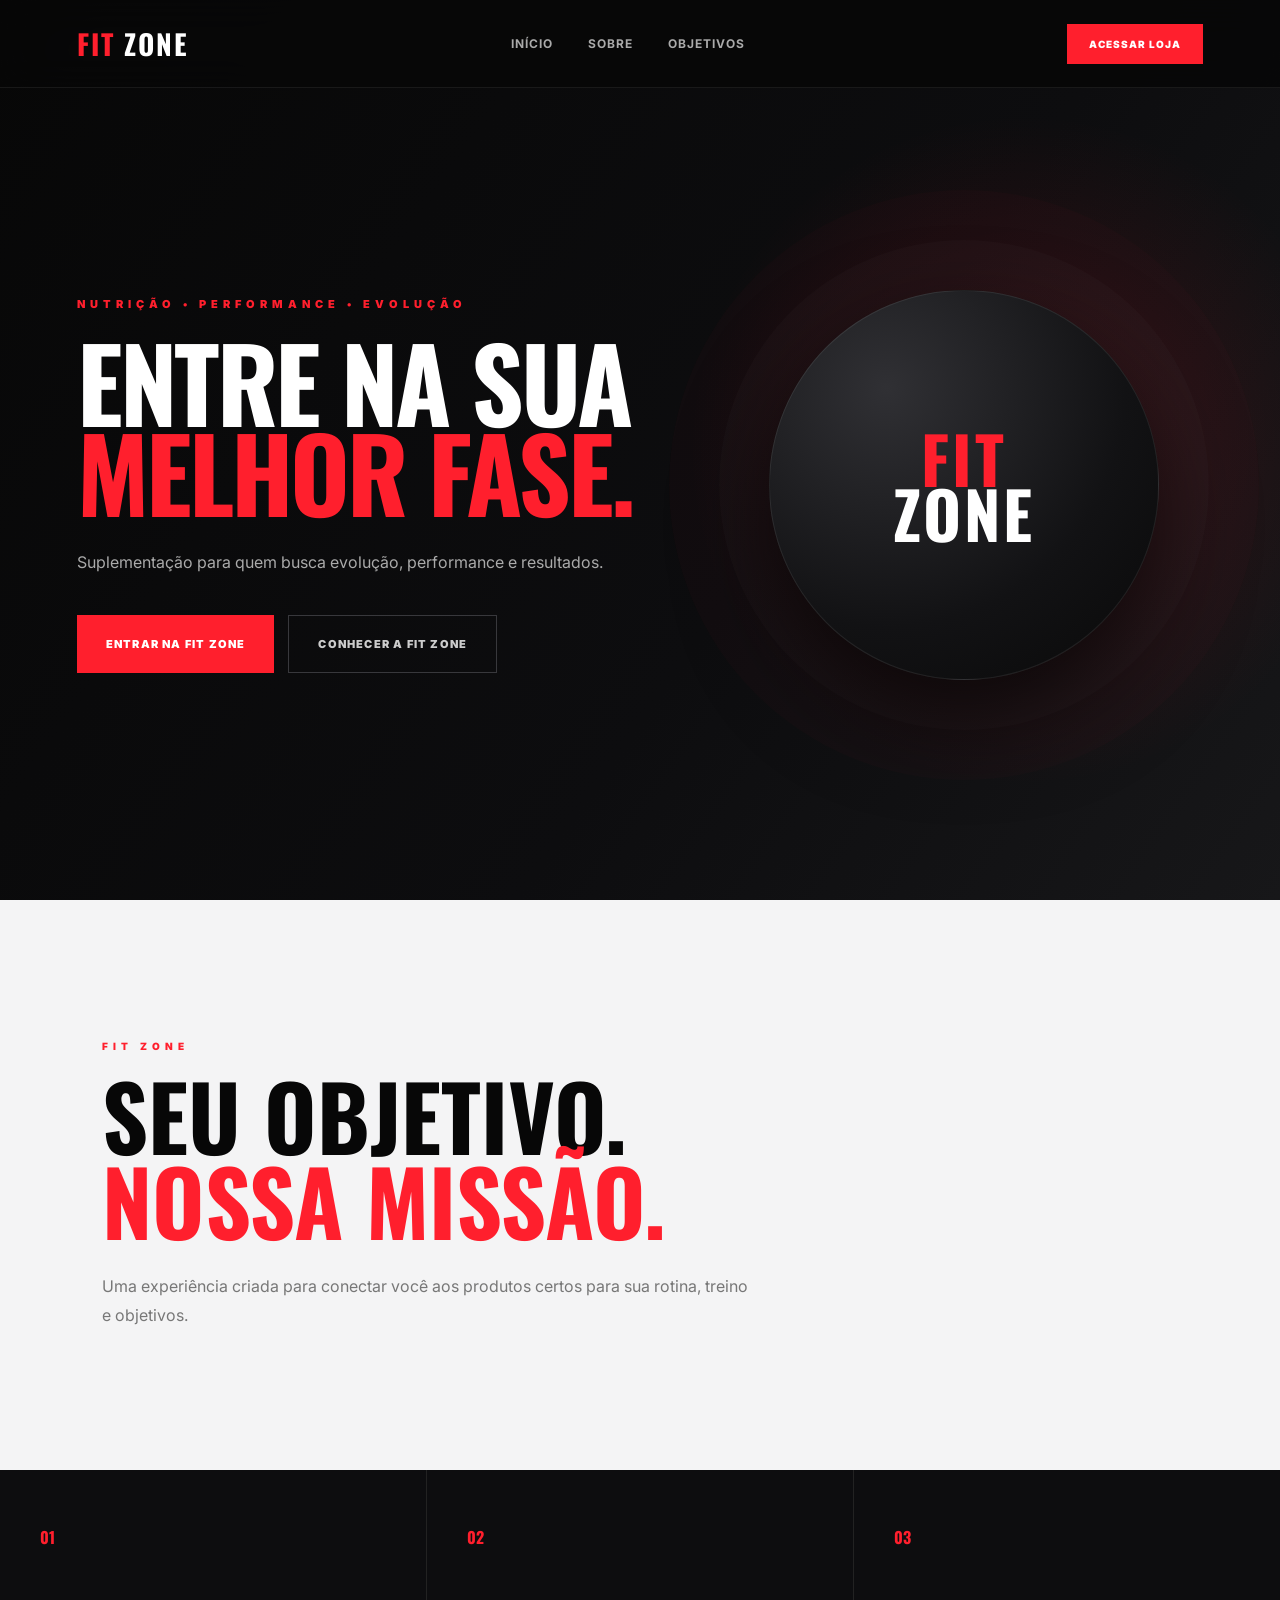
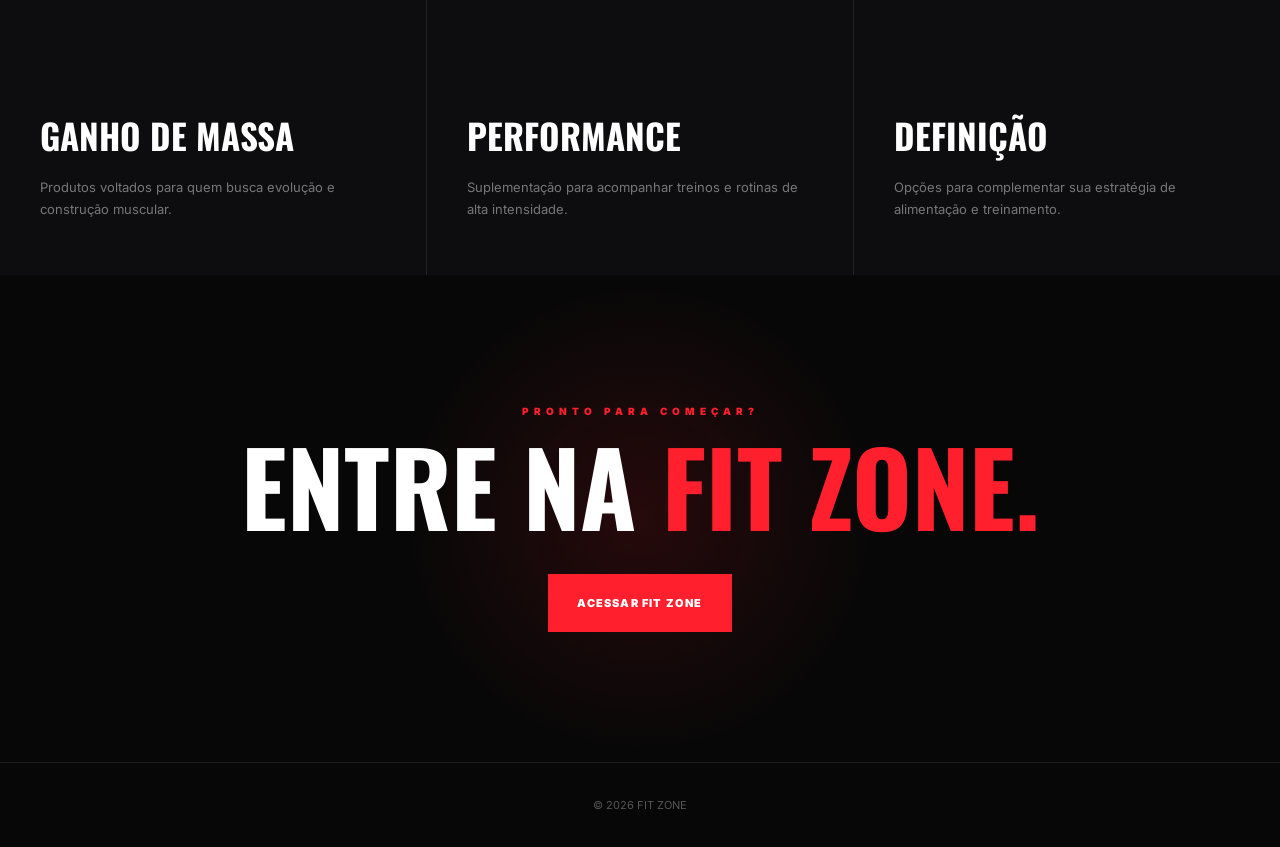
<file: index.html>
<!DOCTYPE html>
<html lang="pt-BR">

<head>
    <meta charset="UTF-8">
    <meta name="viewport" content="width=device-width, initial-scale=1.0">

    <title>FIT ZONE | Performance e Nutrição</title>
<link rel="icon" type="image/png" href="favicon-fit.png">
    <link rel="stylesheet" href="style.css">
</head>

<body>

    <header class="header">

        <a href="#inicio" class="logo">
            <span>FIT</span> ZONE
        </a>

        <nav class="nav">
            <a href="#inicio">Início</a>
            <a href="#sobre">Sobre</a>
            <a href="#objetivos">Objetivos</a>
        </nav>

        <a href="loja/index.html" class="header-button">
            ACESSAR LOJA
        </a>

    </header>


    <main>

        <section class="hero" id="inicio">

            <div class="hero-content">

                <p class="hero-tag">
                    NUTRIÇÃO • PERFORMANCE • EVOLUÇÃO
                </p>

                <h1>
                    ENTRE NA SUA
                    <span>MELHOR FASE.</span>
                </h1>

                <p class="hero-description">
                    Suplementação para quem busca evolução,
                    performance e resultados.
                </p>

                <div class="hero-buttons">

                    <a href="loja/index.html" class="btn-primary">
                        ENTRAR NA FIT ZONE
                    </a>

                    <a href="#sobre" class="btn-secondary">
                        CONHECER A FIT ZONE
                    </a>

                </div>

            </div>


            <div class="hero-visual">

                <div class="hero-circle">
                    <div class="circle-text">
                        <span>FIT</span>
                        ZONE
                    </div>
                </div>

            </div>

        </section>


        <section class="about" id="sobre">

            <p class="section-tag">FIT ZONE</p>

            <h2>
                SEU OBJETIVO.<br>
                <span>NOSSA MISSÃO.</span>
            </h2>

            <p>
                Uma experiência criada para conectar você aos produtos
                certos para sua rotina, treino e objetivos.
            </p>

        </section>


        <section class="goals" id="objetivos">

            <div class="goal-card">
                <span>01</span>
                <h3>GANHO DE MASSA</h3>
                <p>Produtos voltados para quem busca evolução e construção muscular.</p>
            </div>

            <div class="goal-card">
                <span>02</span>
                <h3>PERFORMANCE</h3>
                <p>Suplementação para acompanhar treinos e rotinas de alta intensidade.</p>
            </div>

            <div class="goal-card">
                <span>03</span>
                <h3>DEFINIÇÃO</h3>
                <p>Opções para complementar sua estratégia de alimentação e treinamento.</p>
            </div>

        </section>


        <section class="final-cta">

            <p>PRONTO PARA COMEÇAR?</p>

            <h2>
                ENTRE NA
                <span>FIT ZONE.</span>
            </h2>

            <a href="loja/index.html" class="btn-primary">
                ACESSAR FIT ZONE
            </a>

        </section>

    </main>


    <footer>
        <p>© 2026 FIT ZONE</p>
    </footer>


    <script src="main.js"></script>

</body>

</html>
</file>
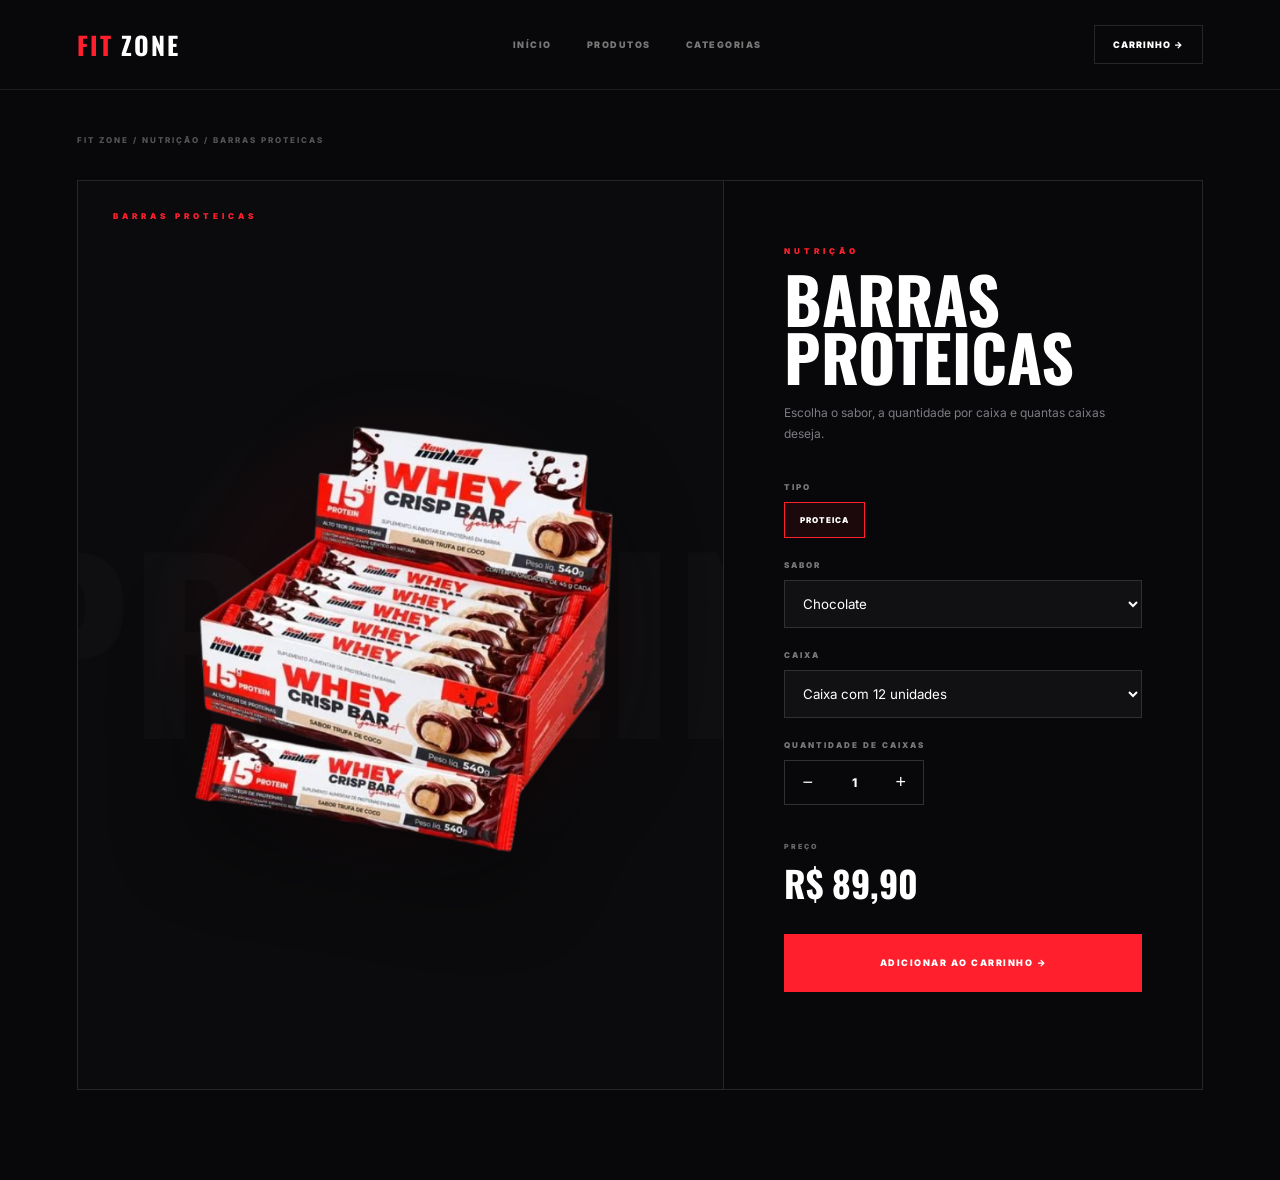
<file: loja/barras.html>
<!DOCTYPE html>
<html lang="pt-BR">

<head>
    <meta charset="UTF-8">
    <meta name="viewport" content="width=device-width, initial-scale=1.0">

    <title>Barras Proteicas | FIT ZONE</title>
<link rel="icon" type="image/png" href="../favicon-fit.png">
    <link rel="stylesheet" href="produtos.css">
</head>

<body data-product="barras">

<header class="product-header">

    <a href="index.html" class="product-logo">
        <span>FIT</span> ZONE
    </a>

    <nav>
        <a href="index.html">INÍCIO</a>
        <a href="index.html#produtos">PRODUTOS</a>
        <a href="index.html#categorias">CATEGORIAS</a>
    </nav>

    <a href="carrinho.html" class="back-store">
        CARRINHO →
    </a>

</header>


<main class="product-page">

    <div class="breadcrumb">
        FIT ZONE / NUTRIÇÃO / BARRAS PROTEICAS
    </div>


    <section class="product-layout">

        <!-- IMAGEM -->

        <div class="product-visual">

            <span class="visual-label">
                BARRAS PROTEICAS
            </span>

            <img
                id="productImage"
                src="images/barras.png"
                alt="Barras Proteicas"
            >

            <div class="visual-background">
                PROTEIN
            </div>

        </div>


        <!-- INFORMAÇÕES -->

        <div class="product-details">

            <p class="product-category">
                NUTRIÇÃO
            </p>

            <h1>BARRAS<br>PROTEICAS</h1>

            <p class="product-description">
                Escolha o sabor, a quantidade por caixa e quantas caixas deseja.
            </p>


            <!-- TIPO -->

            <div class="option-group">

                <label>TIPO</label>

                <div class="option-buttons">

                    <button
                        class="option-button active"
                        data-type="proteica">

                        PROTEICA

                    </button>

                </div>

            </div>


            <!-- SABOR -->

            <div class="option-group">

                <label for="flavor">
                    SABOR
                </label>

                <select id="flavor">

                    <option value="chocolate">
                        Chocolate
                    </option>

                    <option value="cookies">
                        Cookies & Cream
                    </option>

                    <option value="morango">
                        Morango
                    </option>

                    <option value="caramelo">
                        Caramelo
                    </option>

                </select>

            </div>


            <!-- CAIXA -->

            <div class="option-group">

                <label for="size">
                    CAIXA
                </label>

                <select id="size">

                    <option value="12un">
                        Caixa com 12 unidades
                    </option>

                    <option value="24un">
                        Caixa com 24 unidades
                    </option>

                </select>

            </div>


            <!-- QUANTIDADE -->

            <div class="option-group">

                <label>
                    QUANTIDADE DE CAIXAS
                </label>

                <div class="quantity-control">

                    <button id="decreaseQuantity">
                        −
                    </button>

                    <span id="quantity">
                        1
                    </span>

                    <button id="increaseQuantity">
                        +
                    </button>

                </div>

            </div>


            <!-- PREÇO -->

            <div class="price-area">

                <span>
                    PREÇO
                </span>

                <strong id="productPrice">
                    R$ 89,90
                </strong>

            </div>


            <button
                class="add-cart-button"
                id="addToCart">

                ADICIONAR AO CARRINHO →

            </button>


            <div
                id="cartMessage"
                class="cart-message">
            </div>

        </div>

    </section>

</main>


<script src="produtos.js"></script>

</body>
</html>
</file>
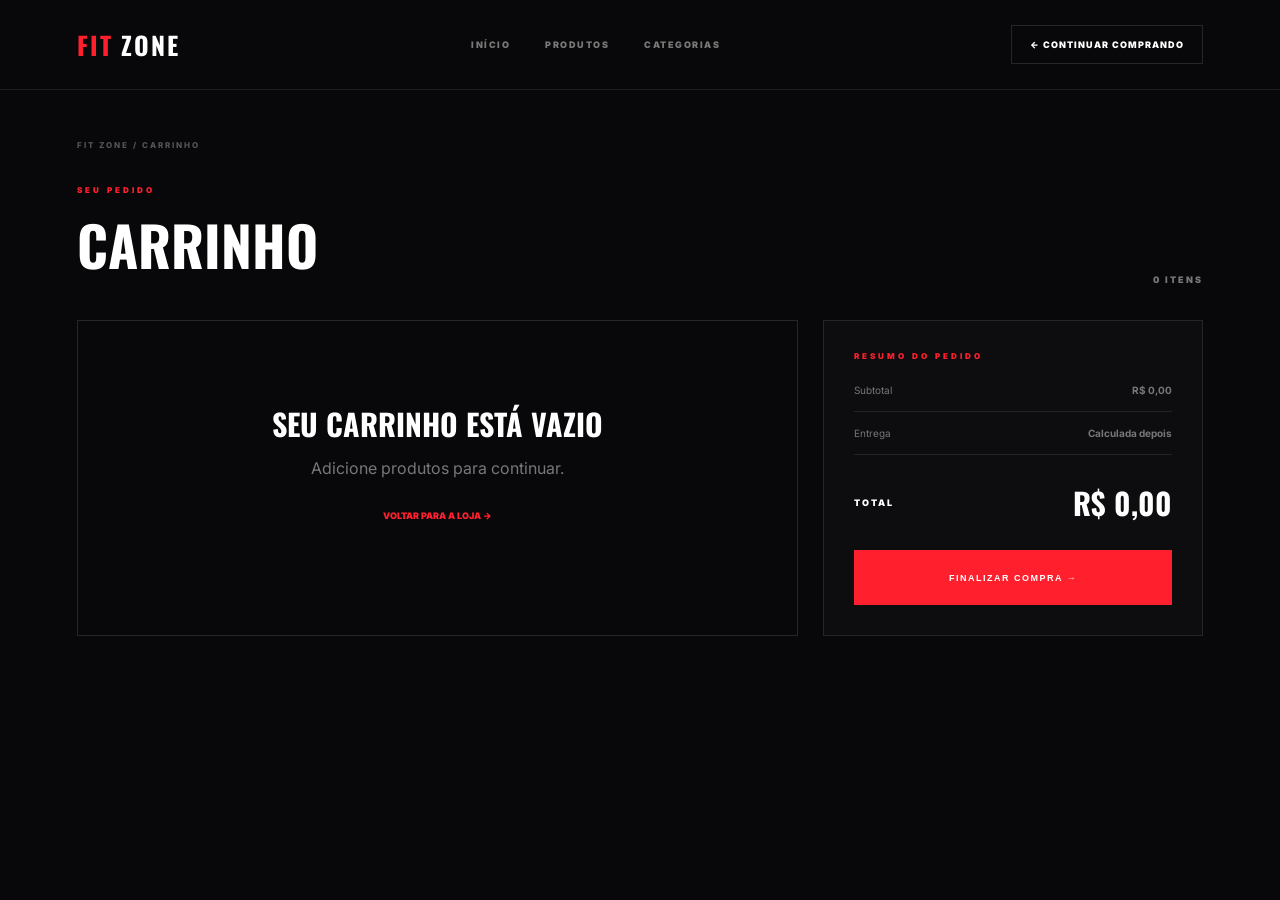
<file: loja/carrinho.html>
<!DOCTYPE html>
<html lang="pt-BR">

<head>
    <meta charset="UTF-8">
    <meta name="viewport" content="width=device-width, initial-scale=1.0">

    <title>Carrinho | FIT ZONE</title>
<link rel="icon" type="image/png" href="../favicon-fit.png">
    <link rel="stylesheet" href="produtos.css">
</head>

<body>

<header class="product-header">

    <a href="index.html" class="product-logo">
        <span>FIT</span> ZONE
    </a>

    <nav>
        <a href="index.html">INÍCIO</a>
        <a href="index.html#produtos">PRODUTOS</a>
        <a href="index.html#categorias">CATEGORIAS</a>
    </nav>

    <a href="index.html" class="back-store">
        ← CONTINUAR COMPRANDO
    </a>

</header>


<main class="cart-page">

    <div class="breadcrumb">
        FIT ZONE / CARRINHO
    </div>

    <div class="cart-title">

        <div>
            <p>SEU PEDIDO</p>
            <h1>CARRINHO</h1>
        </div>

        <span id="cartPageCount">
            0 ITENS
        </span>

    </div>


    <div class="cart-layout">

        <!-- PRODUTOS -->

        <section
            class="cart-products"
            id="cartProducts">
        </section>


        <!-- RESUMO -->

        <aside class="cart-summary">

            <p class="summary-label">
                RESUMO DO PEDIDO
            </p>

            <div class="summary-line">

                <span>Subtotal</span>

                <strong id="cartSubtotal">
                    R$ 0,00
                </strong>

            </div>

            <div class="summary-line">

                <span>Entrega</span>

                <strong>
                    Calculada depois
                </strong>

            </div>

            <div class="summary-total">

                <span>TOTAL</span>

                <strong id="cartTotal">
                    R$ 0,00
                </strong>

            </div>

            <button
                class="checkout-button"
                id="checkoutButton">

                FINALIZAR COMPRA →

            </button>

        </aside>

    </div>

</main>


<script src="carrinho.js"></script>

</body>
</html>
</file>
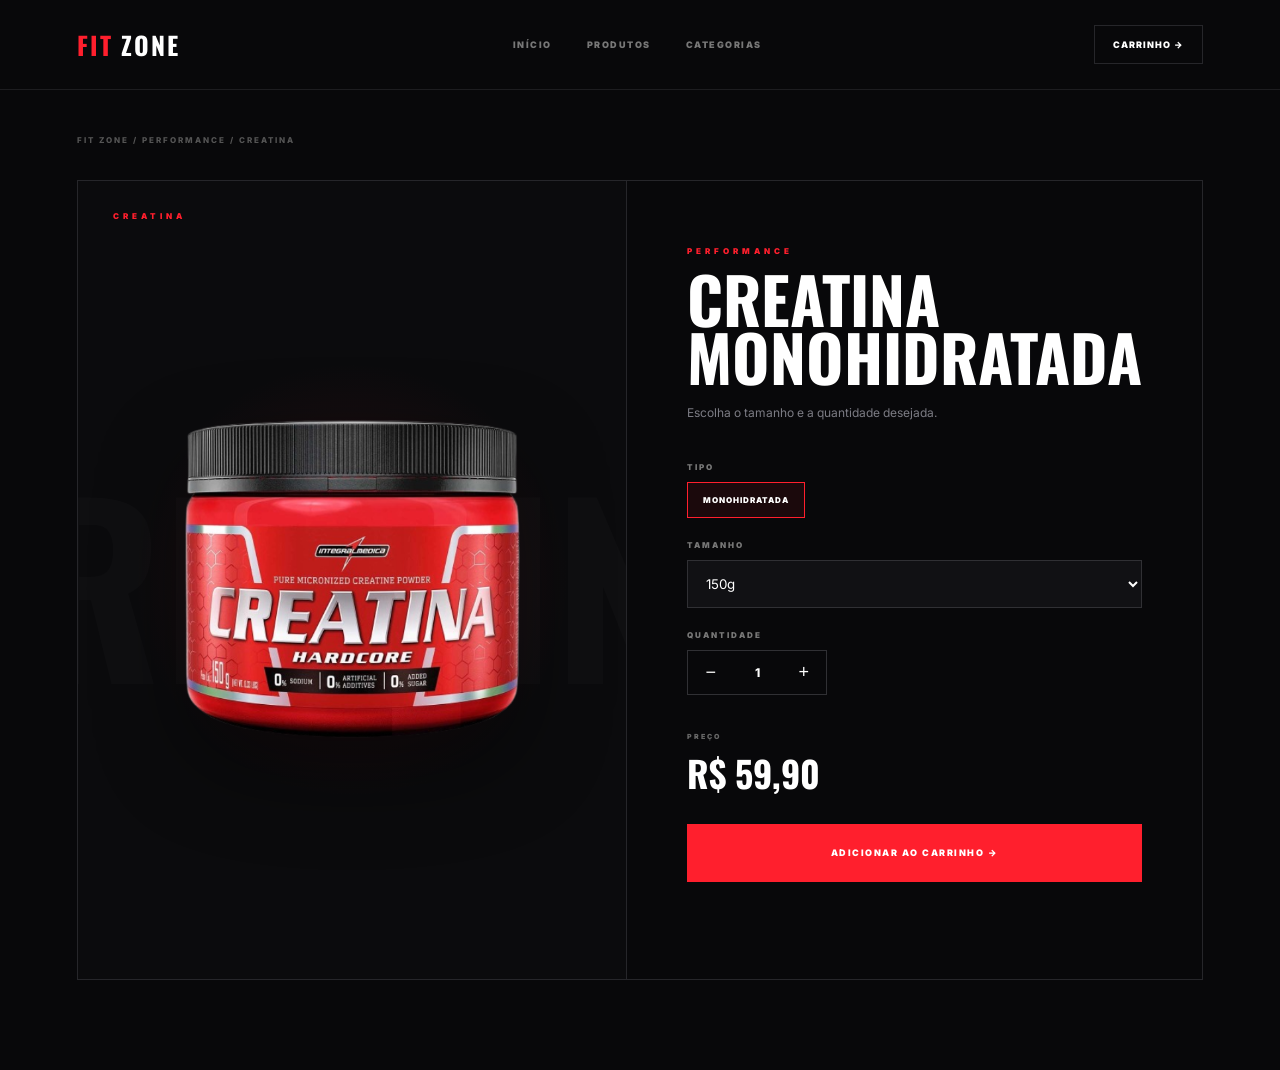
<file: loja/creatina.html>
<!DOCTYPE html>
<html lang="pt-BR">

<head>
    <meta charset="UTF-8">
    <meta name="viewport" content="width=device-width, initial-scale=1.0">

    <title>Creatina | FIT ZONE</title>
<link rel="icon" type="image/png" href="../favicon-fit.png">
    <link rel="stylesheet" href="produtos.css">
</head>

<body data-product="creatina">

<header class="product-header">

    <a href="index.html" class="product-logo">
        <span>FIT</span> ZONE
    </a>

    <nav>
        <a href="index.html">INÍCIO</a>
        <a href="index.html#produtos">PRODUTOS</a>
        <a href="index.html#categorias">CATEGORIAS</a>
    </nav>

    <a href="carrinho.html" class="back-store">
        CARRINHO →
    </a>

</header>


<main class="product-page">

    <div class="breadcrumb">
        FIT ZONE / PERFORMANCE / CREATINA
    </div>


    <section class="product-layout">

        <!-- IMAGEM -->

        <div class="product-visual">

            <span class="visual-label">
                CREATINA
            </span>

            <img
                id="productImage"
                src="images/creatina.png"
                alt="Creatina"
            >

            <div class="visual-background">
                CREATINA
            </div>

        </div>


        <!-- INFORMAÇÕES -->

        <div class="product-details">

            <p class="product-category">
                PERFORMANCE
            </p>

            <h1>CREATINA<br>MONOHIDRATADA</h1>

            <p class="product-description">
                Escolha o tamanho e a quantidade desejada.
            </p>


            <!-- TIPO -->

            <div class="option-group">

                <label>TIPO</label>

                <div class="option-buttons" id="typeOptions">

                    <button
                        class="option-button active"
                        data-type="monohidratada">

                        MONOHIDRATADA

                    </button>

                </div>

            </div>


            <!-- TAMANHO -->

            <div class="option-group">

                <label for="size">
                    TAMANHO
                </label>

                <select id="size">

                    <option value="150g">
                        150g
                    </option>

                    <option value="300g">
                        300g
                    </option>

                    <option value="500g">
                        500g
                    </option>

                </select>

            </div>


            <!-- QUANTIDADE -->

            <div class="option-group">

                <label>
                    QUANTIDADE
                </label>

                <div class="quantity-control">

                    <button id="decreaseQuantity">
                        −
                    </button>

                    <span id="quantity">
                        1
                    </span>

                    <button id="increaseQuantity">
                        +
                    </button>

                </div>

            </div>


            <!-- PREÇO -->

            <div class="price-area">

                <span>
                    PREÇO
                </span>

                <strong id="productPrice">
                    R$ 59,90
                </strong>

            </div>


            <!-- CARRINHO -->

            <button
                class="add-cart-button"
                id="addToCart">

                ADICIONAR AO CARRINHO →

            </button>


            <div
                id="cartMessage"
                class="cart-message">
            </div>

        </div>

    </section>

</main>


<script src="produtos.js"></script>

</body>
</html>
</file>
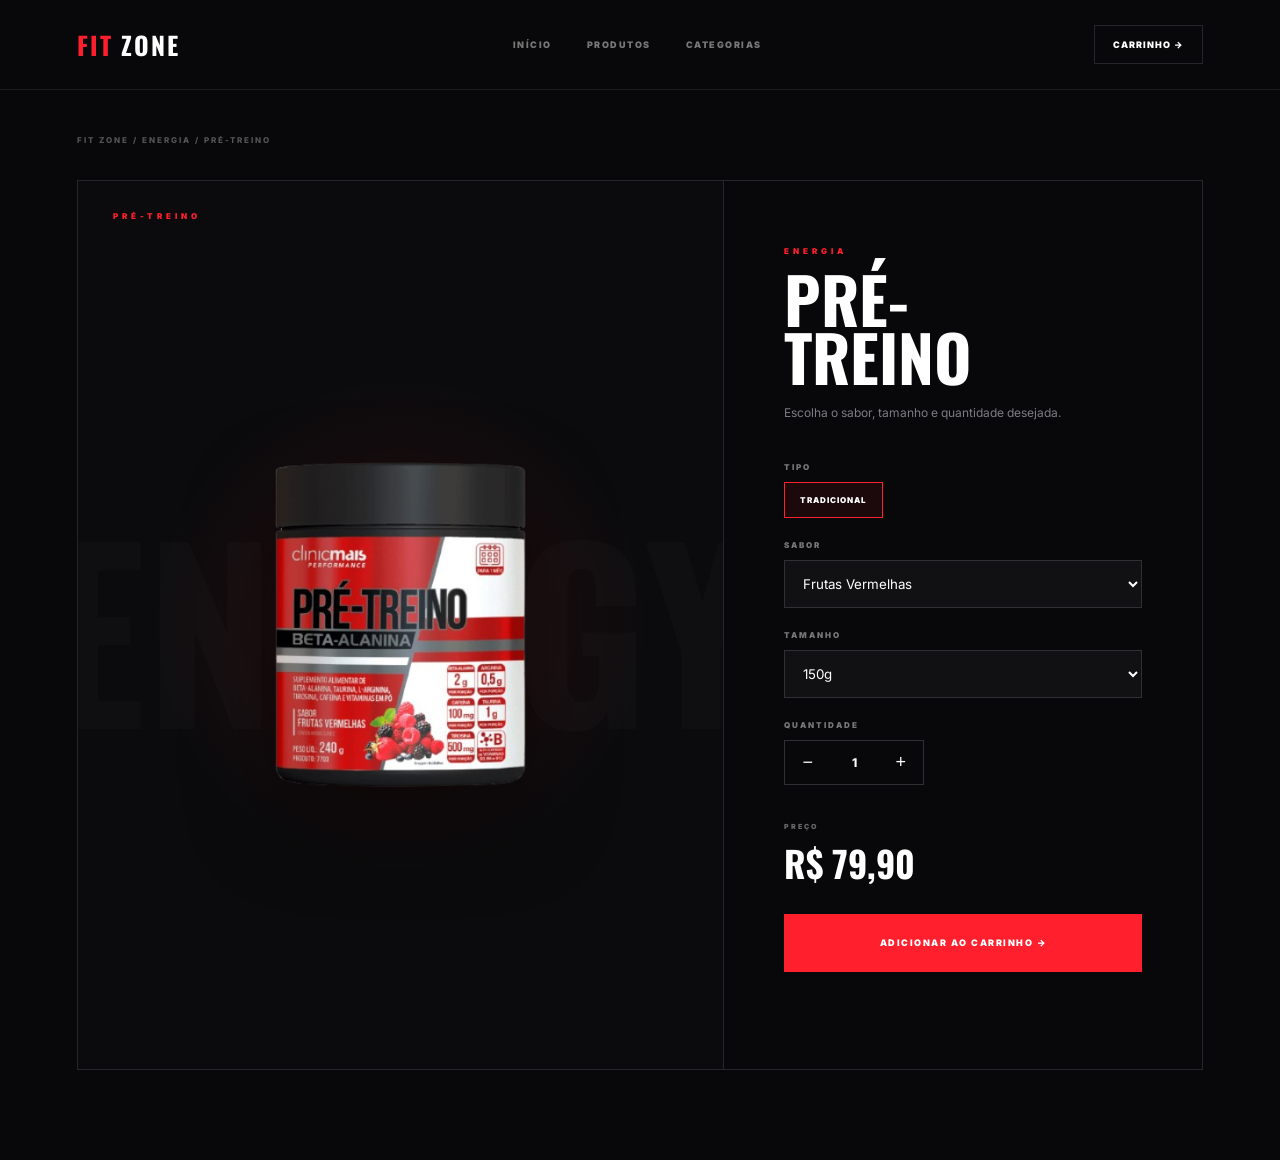
<file: loja/pretreino.html>
<!DOCTYPE html>
<html lang="pt-BR">

<head>
    <meta charset="UTF-8">
    <meta name="viewport" content="width=device-width, initial-scale=1.0">

    <title>Pré-Treino | FIT ZONE</title>
<link rel="icon" type="image/png" href="../favicon-fit.png">
    <link rel="stylesheet" href="produtos.css">
</head>

<body data-product="pretreino">

<header class="product-header">

    <a href="index.html" class="product-logo">
        <span>FIT</span> ZONE
    </a>

    <nav>
        <a href="index.html">INÍCIO</a>
        <a href="index.html#produtos">PRODUTOS</a>
        <a href="index.html#categorias">CATEGORIAS</a>
    </nav>

    <a href="carrinho.html" class="back-store">
        CARRINHO →
    </a>

</header>


<main class="product-page">

    <div class="breadcrumb">
        FIT ZONE / ENERGIA / PRÉ-TREINO
    </div>


    <section class="product-layout">

        <!-- IMAGEM -->

        <div class="product-visual">

            <span class="visual-label">
                PRÉ-TREINO
            </span>

            <img
                id="productImage"
                src="images/pretreino.png"
                alt="Pré-Treino"
            >

            <div class="visual-background">
                ENERGY
            </div>

        </div>


        <!-- INFORMAÇÕES -->

        <div class="product-details">

            <p class="product-category">
                ENERGIA
            </p>

            <h1>PRÉ-<br>TREINO</h1>

            <p class="product-description">
                Escolha o sabor, tamanho e quantidade desejada.
            </p>


            <!-- TIPO -->

            <div class="option-group">

                <label>TIPO</label>

                <div class="option-buttons" id="typeOptions">

                    <button
                        class="option-button active"
                        data-type="tradicional">

                        TRADICIONAL

                    </button>

                </div>

            </div>


            <!-- SABOR -->

            <div class="option-group">

                <label for="flavor">
                    SABOR
                </label>

                <select id="flavor">

                    <option value="frutas-vermelhas">
                        Frutas Vermelhas
                    </option>

                    <option value="limao">
                        Limão
                    </option>

                    <option value="melancia">
                        Melancia
                    </option>

                    <option value="uva">
                        Uva
                    </option>

                </select>

            </div>


            <!-- TAMANHO -->

            <div class="option-group">

                <label for="size">
                    TAMANHO
                </label>

                <select id="size">

                    <option value="150g">
                        150g
                    </option>

                    <option value="300g">
                        300g
                    </option>

                </select>

            </div>


            <!-- QUANTIDADE -->

            <div class="option-group">

                <label>
                    QUANTIDADE
                </label>

                <div class="quantity-control">

                    <button id="decreaseQuantity">
                        −
                    </button>

                    <span id="quantity">
                        1
                    </span>

                    <button id="increaseQuantity">
                        +
                    </button>

                </div>

            </div>


            <!-- PREÇO -->

            <div class="price-area">

                <span>
                    PREÇO
                </span>

                <strong id="productPrice">
                    R$ 79,90
                </strong>

            </div>


            <!-- CARRINHO -->

            <button
                class="add-cart-button"
                id="addToCart">

                ADICIONAR AO CARRINHO →

            </button>

            <div
                id="cartMessage"
                class="cart-message">
            </div>

        </div>

    </section>

</main>


<script src="produtos.js"></script>

</body>
</html>
</file>
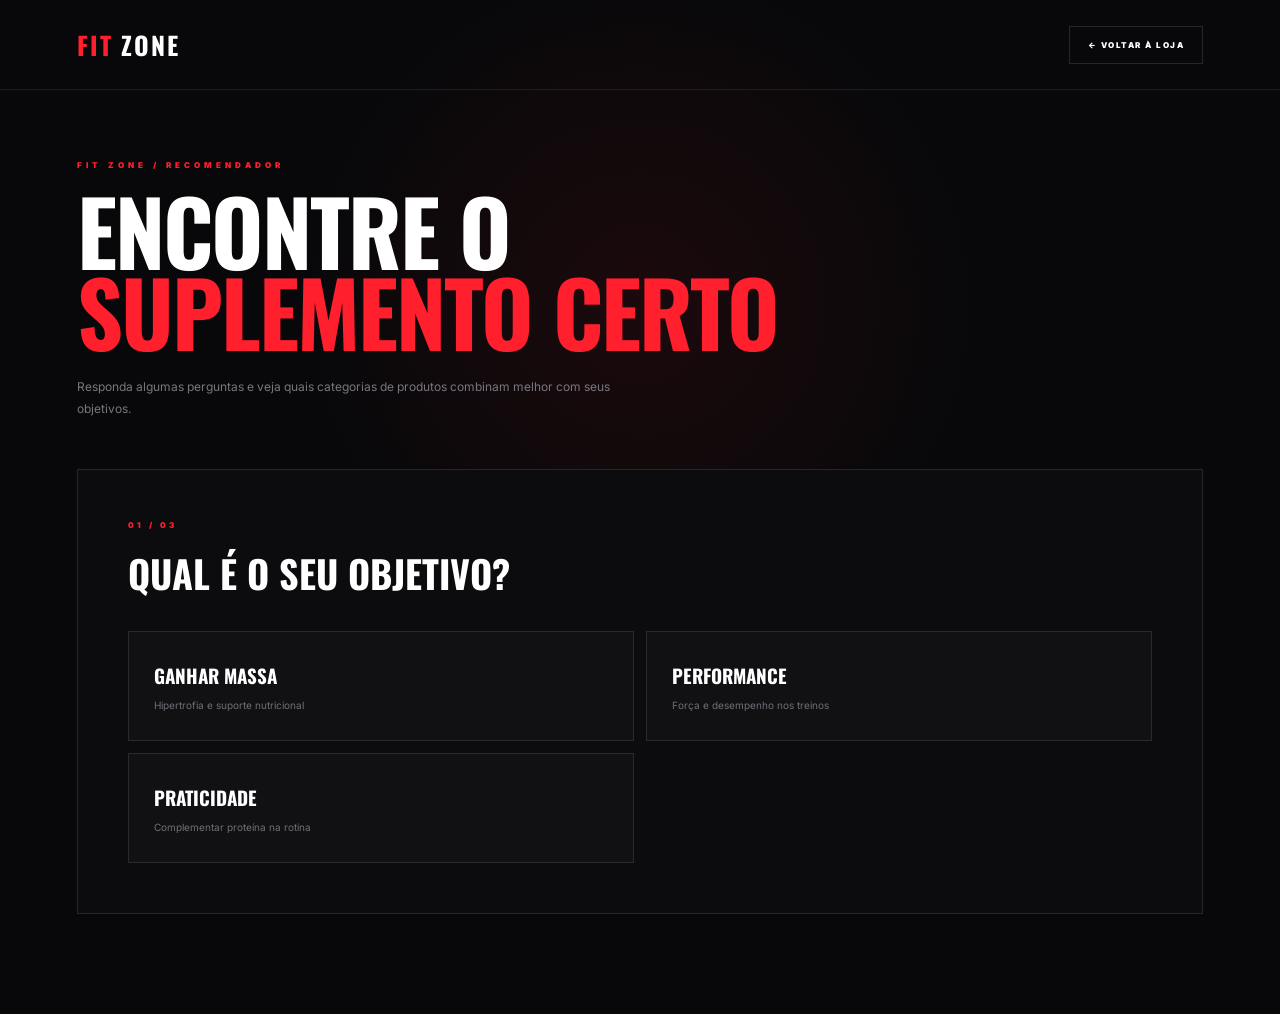
<file: loja/recomendador.html>
<!DOCTYPE html>
<html lang="pt-BR">

<head>
    <meta charset="UTF-8">
    <meta name="viewport" content="width=device-width, initial-scale=1.0">

    <title>Recomendador | FIT ZONE</title>
<link rel="icon" type="image/png" href="../favicon-fit.png">
    <link rel="stylesheet" href="recomendador.css">
</head>

<body>

<header class="recommend-header">

    <a href="index.html" class="logo">
        <span>FIT</span> ZONE
    </a>

    <a href="index.html" class="back-button">
        ← VOLTAR À LOJA
    </a>

</header>


<main class="recommend-page">

    <!-- INTRO -->

    <section class="recommend-intro">

        <span class="eyebrow">
            FIT ZONE / RECOMENDADOR
        </span>

        <h1>
            ENCONTRE O<br>
            <strong>SUPLEMENTO CERTO</strong>
        </h1>

        <p>
            Responda algumas perguntas e veja quais categorias
            de produtos combinam melhor com seus objetivos.
        </p>

    </section>


    <!-- QUESTIONÁRIO -->

    <section class="quiz-card" id="quizCard">

        <!-- ETAPA 1 -->

        <div class="quiz-step active" data-step="1">

            <div class="step-number">
                01 / 03
            </div>

            <h2>
                QUAL É O SEU OBJETIVO?
            </h2>

            <div class="answer-grid">

                <button
                    class="answer-button"
                    data-question="objetivo"
                    data-value="massa">

                    <strong>GANHAR MASSA</strong>
                    <span>Hipertrofia e suporte nutricional</span>

                </button>


                <button
                    class="answer-button"
                    data-question="objetivo"
                    data-value="performance">

                    <strong>PERFORMANCE</strong>
                    <span>Força e desempenho nos treinos</span>

                </button>


                <button
                    class="answer-button"
                    data-question="objetivo"
                    data-value="praticidade">

                    <strong>PRATICIDADE</strong>
                    <span>Complementar proteína na rotina</span>

                </button>

            </div>

        </div>


        <!-- ETAPA 2 -->

        <div class="quiz-step" data-step="2">

            <div class="step-number">
                02 / 03
            </div>

            <h2>
                COMO É SUA ROTINA DE TREINO?
            </h2>

            <div class="answer-grid">

                <button
                    class="answer-button"
                    data-question="treino"
                    data-value="iniciante">

                    <strong>ESTOU COMEÇANDO</strong>
                    <span>Treino há pouco tempo</span>

                </button>


                <button
                    class="answer-button"
                    data-question="treino"
                    data-value="regular">

                    <strong>TREINO REGULARMENTE</strong>
                    <span>Tenho uma rotina consistente</span>

                </button>


                <button
                    class="answer-button"
                    data-question="treino"
                    data-value="intenso">

                    <strong>TREINO INTENSO</strong>
                    <span>Alta frequência ou intensidade</span>

                </button>

            </div>

        </div>


        <!-- ETAPA 3 -->

        <div class="quiz-step" data-step="3">

            <div class="step-number">
                03 / 03
            </div>

            <h2>
                O QUE VOCÊ PROCURA?
            </h2>

            <div class="answer-grid">

                <button
                    class="answer-button"
                    data-question="preferencia"
                    data-value="proteina">

                    <strong>PROTEÍNA</strong>
                    <span>Complementar minha alimentação</span>

                </button>


                <button
                    class="answer-button"
                    data-question="preferencia"
                    data-value="forca">

                    <strong>FORÇA E DESEMPENHO</strong>
                    <span>Suporte para meus treinos</span>

                </button>


                <button
                    class="answer-button"
                    data-question="preferencia"
                    data-value="energia">

                    <strong>ENERGIA PARA TREINAR</strong>
                    <span>Quero mais disposição para o treino</span>

                </button>


                <button
                    class="answer-button"
                    data-question="preferencia"
                    data-value="lanche">

                    <strong>LANCHE PRÁTICO</strong>
                    <span>Proteína de forma conveniente</span>

                </button>

            </div>

        </div>


        <!-- RESULTADO -->

        <div class="quiz-result" id="quizResult">

            <span class="result-label">
                RECOMENDAÇÃO FIT ZONE
            </span>

            <p class="result-small">
                PARA O SEU OBJETIVO
            </p>

            <h2 id="resultTitle">
                WHEY PROTEIN
            </h2>

            <p id="resultDescription">
            </p>

            <a
                href="#"
                id="resultLink"
                class="result-button">

                VER PRODUTO →

            </a>

            <button
                id="restartQuiz"
                class="restart-button">

                REFAZER TESTE

            </button>

            <small class="recommend-disclaimer">
                As sugestões são gerais e não substituem orientação
                individualizada de nutricionista ou outro profissional
                de saúde qualificado.
            </small>

        </div>

    </section>

</main>


<script src="recomendador.js"></script>

</body>
</html>
</file>
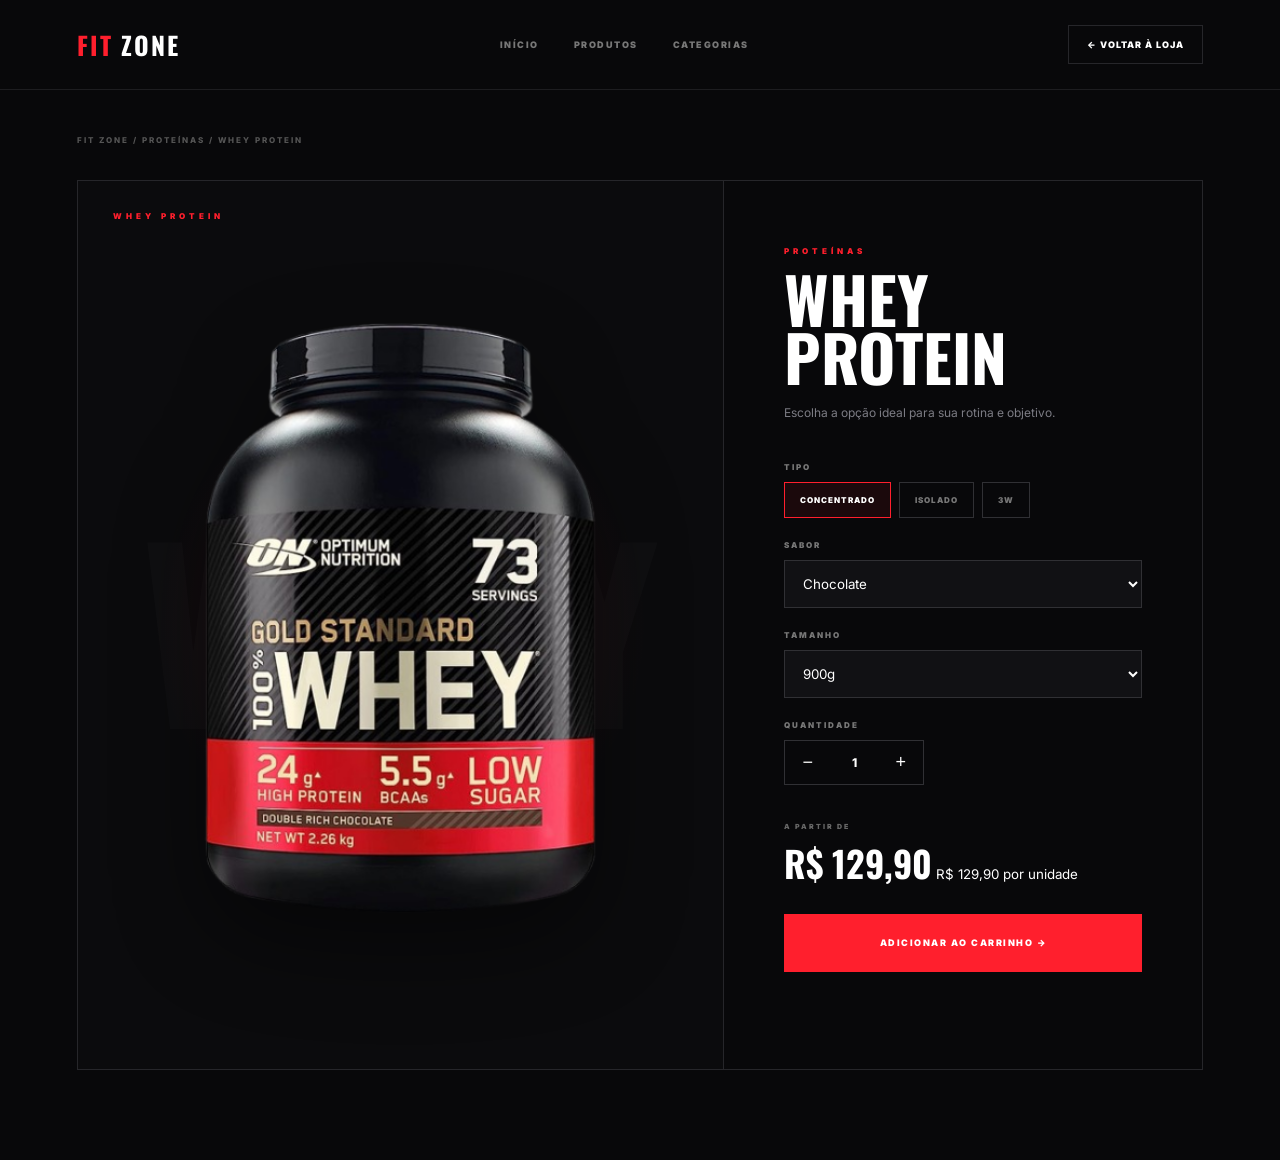
<file: loja/whey.html>
<!DOCTYPE html>
<html lang="pt-BR">

<head>
    <meta charset="UTF-8">
    <meta name="viewport" content="width=device-width, initial-scale=1.0">

    <title>Whey Protein | FIT ZONE</title>
<link rel="icon" type="image/png" href="../favicon-fit.png">
    <link rel="stylesheet" href="produtos.css">
</head>

<body data-product="whey">

<header class="product-header">

    <a href="index.html" class="product-logo">
        <span>FIT</span> ZONE
    </a>

    <nav>
        <a href="index.html">INÍCIO</a>
        <a href="index.html#produtos">PRODUTOS</a>
        <a href="index.html#categorias">CATEGORIAS</a>
    </nav>

    <a href="index.html" class="back-store">
        ← VOLTAR À LOJA
    </a>

</header>


<main class="product-page">

    <div class="breadcrumb">
        FIT ZONE / PROTEÍNAS / WHEY PROTEIN
    </div>


    <section class="product-layout">

        <!-- IMAGEM -->

        <div class="product-visual">

            <span class="visual-label">
                WHEY PROTEIN
            </span>

            <img
                id="productImage"
                src="images/whey.png"
                alt="Whey Protein"
            >

            <div class="visual-background">
                WHEY
            </div>

        </div>


        <!-- INFORMAÇÕES -->

        <div class="product-details">

            <p class="product-category">
                PROTEÍNAS
            </p>

            <h1>WHEY<br>PROTEIN</h1>

            <p class="product-description">
                Escolha a opção ideal para sua rotina e objetivo.
            </p>


            <!-- TIPO -->

            <div class="option-group">

                <label>TIPO</label>

                <div class="option-buttons" id="typeOptions">

                    <button
                        class="option-button active"
                        data-type="concentrado">
                        CONCENTRADO
                    </button>

                    <button
                        class="option-button"
                        data-type="isolado">
                        ISOLADO
                    </button>

                    <button
                        class="option-button"
                        data-type="3w">
                        3W
                    </button>

                </div>

            </div>


            <!-- SABOR -->

            <div class="option-group">

                <label for="flavor">
                    SABOR
                </label>

                <select id="flavor">

                    <option value="chocolate">
                        Chocolate
                    </option>

                    <option value="baunilha">
                        Baunilha
                    </option>

                    <option value="morango">
                        Morango
                    </option>

                </select>

            </div>


            <!-- TAMANHO -->

            <div class="option-group">

                <label for="size">
                    TAMANHO
                </label>

                <select id="size">

                    <option value="900g">
                        900g
                    </option>

                    <option value="1.8kg">
                        1,8kg
                    </option>

                </select>

            </div>


            <!-- QUANTIDADE -->

            <div class="option-group">

                <label>QUANTIDADE</label>

                <div class="quantity-control">

                    <button id="decreaseQuantity">
                        −
                    </button>

                    <span id="quantity">
                        1
                    </span>

                    <button id="increaseQuantity">
                        +
                    </button>

                </div>

            </div>


            <!-- PREÇO -->

            <div class="price-area">

                <span>A PARTIR DE</span>

                <strong id="productPrice" data-unit-price="129.90">
    R$ 129,90
</strong>

<small id="unitPrice">
    R$ 129,90 por unidade
</small>

            </div>


            <button
                class="add-cart-button"
                id="addToCart">

                ADICIONAR AO CARRINHO →

            </button>


            <div
                id="cartMessage"
                class="cart-message">
            </div>

        </div>

    </section>

</main>


<script src="produtos.js"></script>

</body>
</html>
</file>
<file: style.css>
@import url('https://fonts.googleapis.com/css2?family=Inter:wght@400;500;600;700;800;900&family=Oswald:wght@500;600;700&display=swap');

:root {
    --red: #ff1f2d;
    --red-light: #ff4651;
    --black: #070707;
    --black-soft: #0d0d0f;
    --graphite: #151518;
    --gray: #8b8b91;
    --white: #ffffff;
}

* {
    margin: 0;
    padding: 0;
    box-sizing: border-box;
}

html {
    scroll-behavior: smooth;
}

body {
    font-family: "Inter", sans-serif;
    background: var(--black);
    color: var(--white);
    overflow-x: hidden;
}

a {
    text-decoration: none;
    color: inherit;
}

/* HEADER */

.header {
    position: fixed;
    top: 0;
    left: 0;
    z-index: 1000;

    width: 100%;
    height: 88px;
    padding: 0 6%;

    display: flex;
    align-items: center;
    justify-content: space-between;

    background: rgba(7, 7, 7, 0.88);
    backdrop-filter: blur(18px);

    border-bottom: 1px solid rgba(255,255,255,0.07);
}

.logo {
    font-family: "Oswald", sans-serif;
    font-size: 28px;
    font-weight: 700;
    letter-spacing: 2px;
}

.logo span {
    color: var(--red);
}

.nav {
    display: flex;
    gap: 35px;
}

.nav a {
    color: #aaa;
    font-size: 12px;
    font-weight: 700;
    text-transform: uppercase;
    letter-spacing: 1px;
    transition: 0.3s;
}

.nav a:hover {
    color: var(--white);
}

.header-button {
    padding: 14px 22px;

    background: var(--red);

    font-size: 10px;
    font-weight: 900;
    letter-spacing: 1px;

    transition: 0.3s;
}

.header-button:hover {
    background: var(--red-light);
}

/* HERO */

.hero {
    min-height: 100vh;
    padding: 150px 6% 80px;

    display: grid;
    grid-template-columns: 1.15fr 0.85fr;
    align-items: center;

    position: relative;
    overflow: hidden;

    background:
        radial-gradient(circle at 80% 50%, rgba(255,31,45,.16), transparent 30%),
        linear-gradient(125deg, #070707, #0d0d0f 60%, #171719);
}

.hero-content {
    position: relative;
    z-index: 2;
    max-width: 800px;
}

.hero-tag {
    color: var(--red);
    font-size: 11px;
    font-weight: 900;
    letter-spacing: 5px;
    margin-bottom: 25px;
}

.hero h1 {
    font-family: "Oswald", sans-serif;
    font-size: clamp(70px, 8vw, 125px);
    line-height: .88;
    letter-spacing: -3px;
    margin-bottom: 32px;
}

.hero h1 span {
    display: block;
    color: var(--red);
}

.hero-description {
    max-width: 570px;
    color: #aaa;
    line-height: 1.8;
    margin-bottom: 38px;
}

.hero-buttons {
    display: flex;
    gap: 14px;
    flex-wrap: wrap;
}

.btn-primary,
.btn-secondary {
    min-height: 58px;
    padding: 0 29px;

    display: inline-flex;
    align-items: center;
    justify-content: center;

    font-size: 11px;
    font-weight: 900;
    letter-spacing: 1.2px;

    transition: .3s;
}

.btn-primary {
    background: var(--red);
}

.btn-primary:hover {
    background: var(--red-light);
    transform: translateY(-3px);
}

.btn-secondary {
    border: 1px solid #38383c;
    color: #ccc;
}

.btn-secondary:hover {
    border-color: white;
    color: white;
}

/* HERO VISUAL */

.hero-visual {
    display: flex;
    align-items: center;
    justify-content: center;
}

.hero-circle {
    width: 390px;
    height: 390px;

    display: flex;
    align-items: center;
    justify-content: center;

    border-radius: 50%;

    background: radial-gradient(circle at 30% 25%, #303034, #121214 60%, #090909);

    border: 1px solid rgba(255,255,255,.08);

    box-shadow:
        0 40px 90px rgba(0,0,0,.65),
        0 0 0 50px rgba(255,255,255,.015),
        0 0 0 100px rgba(255,31,45,.02);
}

.circle-text {
    font-family: "Oswald", sans-serif;
    font-size: 65px;
    font-weight: 700;
    line-height: .85;
    text-align: center;
    letter-spacing: 3px;
}

.circle-text span {
    display: block;
    color: var(--red);
}

/* SOBRE */

.about {
    padding: 140px 8%;
    background: #f4f4f5;
    color: var(--black);
}

.section-tag {
    color: var(--red);
    font-size: 10px;
    font-weight: 900;
    letter-spacing: 5px;
    margin-bottom: 20px;
}

.about h2 {
    font-family: "Oswald", sans-serif;
    font-size: clamp(55px, 7vw, 100px);
    line-height: .95;
    margin-bottom: 30px;
}

.about h2 span {
    color: var(--red);
}

.about > p:last-child {
    max-width: 650px;
    color: #777;
    line-height: 1.8;
}

/* OBJETIVOS */

.goals {
    display: grid;
    grid-template-columns: repeat(3, 1fr);

    background: #222;
    gap: 1px;
}

.goal-card {
    min-height: 400px;
    padding: 55px 40px;

    background: var(--black-soft);

    transition: .35s;
}

.goal-card > span {
    color: var(--red);
    font-family: "Oswald", sans-serif;
    font-weight: 700;
}

.goal-card h3 {
    font-family: "Oswald", sans-serif;
    font-size: 35px;
    margin-top: 160px;
    margin-bottom: 15px;
}

.goal-card p {
    color: #777;
    font-size: 13px;
    line-height: 1.7;
}

.goal-card:hover {
    background: var(--red);
    transform: translateY(-8px);
}

.goal-card:hover > span,
.goal-card:hover p {
    color: white;
}

/* CTA FINAL */

.final-cta {
    padding: 130px 6%;
    text-align: center;

    background:
        radial-gradient(circle, rgba(255,31,45,.13), transparent 35%),
        var(--black);
}

.final-cta > p {
    color: var(--red);
    font-size: 10px;
    font-weight: 900;
    letter-spacing: 5px;
    margin-bottom: 20px;
}

.final-cta h2 {
    font-family: "Oswald", sans-serif;
    font-size: clamp(60px, 8vw, 110px);
    line-height: .95;
    margin-bottom: 40px;
}

.final-cta h2 span {
    color: var(--red);
}

/* FOOTER */

footer {
    padding: 35px 6%;
    text-align: center;
    border-top: 1px solid #1d1d20;
    color: #555;
    font-size: 11px;
}

/* RESPONSIVO */

@media (max-width: 900px) {
    .nav {
        display: none;
    }

    .hero {
        grid-template-columns: 1fr;
        text-align: center;
    }

    .hero-description {
        margin-left: auto;
        margin-right: auto;
    }

    .hero-buttons {
        justify-content: center;
    }

    .hero-visual {
        margin-top: 80px;
    }

    .goals {
        grid-template-columns: 1fr;
    }
}

@media (max-width: 600px) {
    .header {
        padding: 0 4%;
    }

    .logo {
        font-size: 22px;
    }

    .header-button {
        padding: 12px 14px;
        font-size: 9px;
    }

    .hero {
        padding: 130px 5% 70px;
    }

    .hero h1 {
        font-size: 58px;
    }

    .hero-circle {
        width: 240px;
        height: 240px;
    }

    .circle-text {
        font-size: 44px;
    }

    .hero-buttons {
        flex-direction: column;
    }

    .btn-primary,
    .btn-secondary {
        width: 100%;
    }
}
/* TRANSIÇÃO ENTRE PÁGINAS */

body {
    opacity: 0;
    transform: translateY(8px);
    transition:
        opacity 0.35s ease,
        transform 0.35s ease;
}

body.page-loaded {
    opacity: 1;
    transform: translateY(0);
}

body.page-leaving {
    opacity: 0;
    transform: translateY(-8px);
}
</file>
<file: loja/produtos.css>
@import url('https://fonts.googleapis.com/css2?family=Inter:wght@400;500;600;700;800;900&family=Oswald:wght@500;600;700&display=swap');

:root {
    --red: #ff1f2d;
    --black: #08080a;
    --dark: #0d0d0f;
    --border: #26262a;
    --white: #ffffff;
    --gray: #7c7c84;
}

* {
    margin: 0;
    padding: 0;
    box-sizing: border-box;
}

body {
    min-height: 100vh;
    background: var(--black);
    color: var(--white);
    font-family: "Inter", sans-serif;
}

a {
    color: inherit;
    text-decoration: none;
}


/* HEADER */

.product-header {
    height: 90px;
    padding: 0 6%;

    display: flex;
    align-items: center;
    justify-content: space-between;

    border-bottom: 1px solid #1d1d20;
}

.product-logo {
    font-family: "Oswald", sans-serif;
    font-size: 25px;
    font-weight: 700;
    letter-spacing: 2px;
}

.product-logo span {
    color: var(--red);
}

.product-header nav {
    display: flex;
    gap: 35px;
}

.product-header nav a {
    color: #777;
    font-size: 9px;
    font-weight: 900;
    letter-spacing: 1.5px;
    transition: .25s;
}

.product-header nav a:hover {
    color: white;
}

.back-store {
    padding: 13px 18px;
    border: 1px solid var(--border);

    font-size: 9px;
    font-weight: 900;
    letter-spacing: 1px;

    transition: .25s;
}

.back-store:hover {
    border-color: var(--red);
    color: var(--red);
}


/* PÁGINA */

.product-page {
    width: min(1400px, 88%);
    margin: auto;
    padding: 45px 0 90px;
}

.breadcrumb {
    margin-bottom: 35px;

    color: #555;
    font-size: 8px;
    font-weight: 800;
    letter-spacing: 2px;
}

.product-layout {
    min-height: 680px;

    display: grid;
    grid-template-columns: 1.15fr .85fr;

    border: 1px solid var(--border);
}


/* IMAGEM */

.product-visual {
    min-height: 680px;

    position: relative;
    overflow: hidden;

    display: flex;
    align-items: center;
    justify-content: center;

    background:
        radial-gradient(
            circle at center,
            rgba(255,31,45,.13),
            transparent 45%
        ),
        #0b0b0d;

    border-right: 1px solid var(--border);
}

.product-visual img {
    position: relative;
    z-index: 2;

    width: 68%;
    height: 68%;

    object-fit: contain;

    filter: drop-shadow(0 35px 45px rgba(0,0,0,.45));
}

.visual-label {
    position: absolute;
    z-index: 3;

    top: 30px;
    left: 35px;

    color: var(--red);

    font-size: 8px;
    font-weight: 900;
    letter-spacing: 4px;
}

.visual-background {
    position: absolute;

    font-family: "Oswald", sans-serif;

    font-size: clamp(150px, 18vw, 320px);
    font-weight: 700;

    color: rgba(255,255,255,.018);

    pointer-events: none;
}


/* DETALHES */

.product-details {
    padding: 65px 60px;

    display: flex;
    flex-direction: column;
    justify-content: center;
}

.product-category {
    margin-bottom: 14px;

    color: var(--red);

    font-size: 8px;
    font-weight: 900;
    letter-spacing: 4px;
}

.product-details h1 {
    margin-bottom: 18px;

    font-family: "Oswald", sans-serif;

    font-size: clamp(55px, 5vw, 80px);
    line-height: .9;
}

.product-description {
    max-width: 450px;

    margin-bottom: 38px;

    color: var(--gray);

    font-size: 12px;
    line-height: 1.7;
}


/* OPÇÕES */

.option-group {
    margin-bottom: 22px;
}

.option-group > label {
    display: block;

    margin-bottom: 10px;

    color: #777;

    font-size: 8px;
    font-weight: 900;
    letter-spacing: 2px;
}

.option-buttons {
    display: flex;
    gap: 8px;
}

.option-button {
    padding: 12px 15px;

    background: transparent;

    border: 1px solid #303034;

    color: #777;

    cursor: pointer;

    font-family: "Inter", sans-serif;

    font-size: 8px;
    font-weight: 900;
    letter-spacing: 1px;

    transition: .2s;
}

.option-button:hover,
.option-button.active {
    border-color: var(--red);
    color: white;
    background: rgba(255,31,45,.08);
}

select {
    width: 100%;
    height: 48px;

    padding: 0 14px;

    background: #111114;

    border: 1px solid #303034;

    color: white;

    outline: none;

    font-family: "Inter", sans-serif;
}


/* QUANTIDADE */

.quantity-control {
    width: 140px;
    height: 45px;

    display: grid;
    grid-template-columns: 45px 1fr 45px;

    border: 1px solid #303034;
}

.quantity-control button {
    border: none;

    background: transparent;
    color: white;

    cursor: pointer;

    font-size: 18px;
}

.quantity-control button:hover {
    color: var(--red);
}

.quantity-control span {
    display: flex;
    align-items: center;
    justify-content: center;

    font-size: 12px;
    font-weight: 800;
}


/* PREÇO */

.price-area {
    margin: 15px 0 25px;
}

.price-area span {
    display: block;

    margin-bottom: 5px;

    color: #666;

    font-size: 7px;
    font-weight: 900;
    letter-spacing: 2px;
}

.price-area strong {
    font-family: "Oswald", sans-serif;
    font-size: 36px;
}


/* CARRINHO */

.add-cart-button {
    width: 100%;
    height: 58px;

    border: none;

    background: var(--red);
    color: white;

    cursor: pointer;

    font-family: "Inter", sans-serif;

    font-size: 9px;
    font-weight: 900;
    letter-spacing: 1.5px;

    transition: .25s;
}

.add-cart-button:hover {
    transform: translateY(-2px);
    background: #ff3945;
}

.cart-message {
    min-height: 20px;

    margin-top: 12px;

    color: var(--red);

    font-size: 9px;
    font-weight: 800;
}


/* RESPONSIVO */

@media (max-width: 900px) {

    .product-header nav {
        display: none;
    }

    .product-layout {
        grid-template-columns: 1fr;
    }

    .product-visual {
        min-height: 500px;
        border-right: none;
        border-bottom: 1px solid var(--border);
    }

}

@media (max-width: 550px) {

    .product-page {
        width: 92%;
    }

    .product-details {
        padding: 45px 25px;
    }

    .product-visual {
        min-height: 400px;
    }

    .option-buttons {
        flex-wrap: wrap;
    }

}

/* ==========================================
   CARRINHO
========================================== */

.cart-page {
    width: min(1400px, 88%);
    margin: auto;
    padding: 50px 0 100px;
}

.cart-title {
    display: flex;
    justify-content: space-between;
    align-items: end;
    margin-bottom: 35px;
}

.cart-title p,
.summary-label {
    margin-bottom: 8px;
    color: var(--red);
    font-size: 8px;
    font-weight: 900;
    letter-spacing: 3px;
}

.cart-title h1 {
    font-family: "Oswald", sans-serif;
    font-size: 55px;
}

.cart-title > span {
    color: #777;
    font-size: 9px;
    font-weight: 900;
    letter-spacing: 2px;
}

.cart-layout {
    display: grid;
    grid-template-columns: 1fr 380px;
    gap: 25px;
}

.cart-products {
    border: 1px solid var(--border);
}

.cart-item {
    min-height: 170px;
    padding: 20px;
    display: grid;
    grid-template-columns: 140px 1fr 130px 150px;
    align-items: center;
    gap: 25px;
    border-bottom: 1px solid var(--border);
}

.cart-item:last-child {
    border-bottom: none;
}

.cart-item-image {
    height: 125px;
    display: flex;
    align-items: center;
    justify-content: center;
    background: #111114;
}

.cart-item-image img {
    width: 90%;
    height: 90%;
    object-fit: contain;
}

.cart-item-info > span {
    color: var(--red);
    font-size: 8px;
    font-weight: 900;
    letter-spacing: 2px;
    text-transform: uppercase;
}

.cart-item-info h2 {
    margin: 7px 0;
    font-family: "Oswald", sans-serif;
    font-size: 25px;
}

.cart-item-info p {
    color: #777;
    font-size: 10px;
}

.remove-item {
    margin-top: 18px;
    padding: 0;
    border: none;
    background: transparent;
    color: #666;
    cursor: pointer;
    font-size: 8px;
    font-weight: 900;
}

.remove-item:hover {
    color: var(--red);
}

.cart-item-quantity {
    height: 42px;
    display: grid;
    grid-template-columns: 40px 1fr 40px;
    border: 1px solid #303034;
}

.cart-item-quantity button {
    border: none;
    background: transparent;
    color: white;
    cursor: pointer;
    font-size: 16px;
}

.cart-item-quantity button:hover {
    color: var(--red);
}

.cart-item-quantity span {
    display: flex;
    align-items: center;
    justify-content: center;
    font-size: 11px;
    font-weight: 800;
}

.cart-item-price {
    text-align: right;
}

.cart-item-price small {
    display: block;
    margin-bottom: 6px;
    color: #666;
    font-size: 8px;
}

.cart-item-price strong {
    font-family: "Oswald", sans-serif;
    font-size: 22px;
}

.cart-summary {
    height: fit-content;
    padding: 30px;
    border: 1px solid var(--border);
    background: var(--dark);
}

.summary-line,
.summary-total {
    display: flex;
    justify-content: space-between;
    gap: 20px;
}

.summary-line {
    padding: 15px 0;
    border-bottom: 1px solid #242428;
    color: #777;
    font-size: 10px;
}

.summary-total {
    padding: 25px 0;
    align-items: center;
}

.summary-total span {
    font-size: 9px;
    font-weight: 900;
    letter-spacing: 2px;
}

.summary-total strong {
    font-family: "Oswald", sans-serif;
    font-size: 30px;
}

.checkout-button {
    width: 100%;
    height: 55px;
    border: none;
    background: var(--red);
    color: white;
    cursor: pointer;
    font-size: 9px;
    font-weight: 900;
    letter-spacing: 1.5px;
}

.empty-cart {
    padding: 80px 40px;
    text-align: center;
}

.empty-cart h2 {
    margin-bottom: 12px;
    font-family: "Oswald", sans-serif;
    font-size: 30px;
}

.empty-cart p {
    margin-bottom: 25px;
    color: #777;
}

.empty-cart a {
    color: var(--red);
    font-size: 9px;
    font-weight: 900;
}


/* RESPONSIVO */

@media (max-width: 1000px) {

    .cart-layout {
        grid-template-columns: 1fr;
    }

    .cart-item {
        grid-template-columns: 110px 1fr;
    }

    .cart-item-quantity,
    .cart-item-price {
        grid-column: 2;
    }

    .cart-item-price {
        text-align: left;
    }

}

@media (max-width: 550px) {

    .cart-item {
        grid-template-columns: 80px 1fr;
        gap: 15px;
    }

    .cart-item-image {
        height: 90px;
    }

}
</file>
<file: loja/recomendador.css>
@import url('https://fonts.googleapis.com/css2?family=Inter:wght@400;500;600;700;800;900&family=Oswald:wght@500;600;700&display=swap');

:root {
    --red: #ff1f2d;
    --black: #08080a;
    --dark: #0d0d0f;
    --border: #26262a;
    --white: #ffffff;
    --gray: #77777f;
}

* {
    margin: 0;
    padding: 0;
    box-sizing: border-box;
}

body {
    min-height: 100vh;
    background:
        radial-gradient(
            circle at 50% 30%,
            rgba(255,31,45,.08),
            transparent 35%
        ),
        var(--black);

    color: white;
    font-family: "Inter", sans-serif;
}

a {
    color: inherit;
    text-decoration: none;
}


/* HEADER */

.recommend-header {
    height: 90px;
    padding: 0 6%;

    display: flex;
    align-items: center;
    justify-content: space-between;

    border-bottom: 1px solid #1d1d20;
}

.logo {
    font-family: "Oswald", sans-serif;
    font-size: 25px;
    font-weight: 700;
    letter-spacing: 2px;
}

.logo span {
    color: var(--red);
}

.back-button {
    padding: 13px 18px;

    border: 1px solid var(--border);

    font-size: 8px;
    font-weight: 900;
    letter-spacing: 1.5px;

    transition: .25s;
}

.back-button:hover {
    border-color: var(--red);
    color: var(--red);
}


/* PÁGINA */

.recommend-page {
    width: min(1200px, 88%);
    margin: auto;
    padding: 70px 0 100px;
}


/* INTRO */

.recommend-intro {
    max-width: 800px;
    margin-bottom: 50px;
}

.eyebrow {
    display: block;
    margin-bottom: 20px;

    color: var(--red);

    font-size: 8px;
    font-weight: 900;
    letter-spacing: 4px;
}

.recommend-intro h1 {
    font-family: "Oswald", sans-serif;

    font-size: clamp(55px, 7vw, 95px);
    line-height: .9;

    letter-spacing: -2px;
}

.recommend-intro h1 strong {
    color: var(--red);
}

.recommend-intro p {
    max-width: 580px;

    margin-top: 25px;

    color: var(--gray);

    font-size: 12px;
    line-height: 1.8;
}


/* QUIZ */

.quiz-card {
    padding: 50px;

    background: #0c0c0f;
    border: 1px solid var(--border);
}

.quiz-step {
    display: none;
}

.quiz-step.active {
    display: block;
}

.step-number {
    margin-bottom: 15px;

    color: var(--red);

    font-size: 8px;
    font-weight: 900;
    letter-spacing: 3px;
}

.quiz-step h2 {
    margin-bottom: 30px;

    font-family: "Oswald", sans-serif;
    font-size: 38px;
}

.answer-grid {
    display: grid;
    grid-template-columns: repeat(2, 1fr);
    gap: 12px;
}

.answer-button {
    min-height: 110px;
    padding: 25px;

    background: #111114;
    border: 1px solid #29292e;

    color: white;

    text-align: left;
    cursor: pointer;

    transition: .25s;
}

.answer-button:hover {
    border-color: var(--red);
    transform: translateY(-2px);

    background: rgba(255,31,45,.05);
}

.answer-button strong {
    display: block;

    margin-bottom: 8px;

    font-family: "Oswald", sans-serif;
    font-size: 19px;
}

.answer-button span {
    color: #6f6f77;

    font-family: "Inter", sans-serif;
    font-size: 10px;
}


/* RESULTADO */

.quiz-result {
    display: none;
    text-align: center;

    padding: 35px 10px;
}

.quiz-result.active {
    display: block;
}

.result-label {
    display: block;

    margin-bottom: 30px;

    color: var(--red);

    font-size: 8px;
    font-weight: 900;
    letter-spacing: 4px;
}

.result-small {
    color: #666;

    font-size: 8px;
    font-weight: 900;
    letter-spacing: 2px;
}

.quiz-result h2 {
    margin: 10px 0 20px;

    font-family: "Oswald", sans-serif;

    font-size: clamp(55px, 8vw, 100px);
}

#resultDescription {
    max-width: 580px;

    margin: 0 auto 30px;

    color: #85858c;

    font-size: 12px;
    line-height: 1.8;
}

.result-button {
    display: inline-flex;

    min-width: 220px;
    height: 55px;

    align-items: center;
    justify-content: center;

    background: var(--red);

    font-size: 9px;
    font-weight: 900;
    letter-spacing: 1.5px;
}

.restart-button {
    display: block;

    margin: 20px auto 0;

    border: none;
    background: transparent;

    color: #666;

    cursor: pointer;

    font-size: 8px;
    font-weight: 900;
    letter-spacing: 1.5px;
}

.restart-button:hover {
    color: white;
}

.recommend-disclaimer {
    display: block;

    max-width: 550px;

    margin: 35px auto 0;

    color: #4f4f55;

    font-size: 8px;
    line-height: 1.6;
}


/* MOBILE */

@media (max-width: 700px) {

    .recommend-page {
        width: 92%;
        padding-top: 45px;
    }

    .quiz-card {
        padding: 30px 20px;
    }

    .answer-grid {
        grid-template-columns: 1fr;
    }

    .recommend-intro h1 {
        font-size: 52px;
    }

}
</file>
